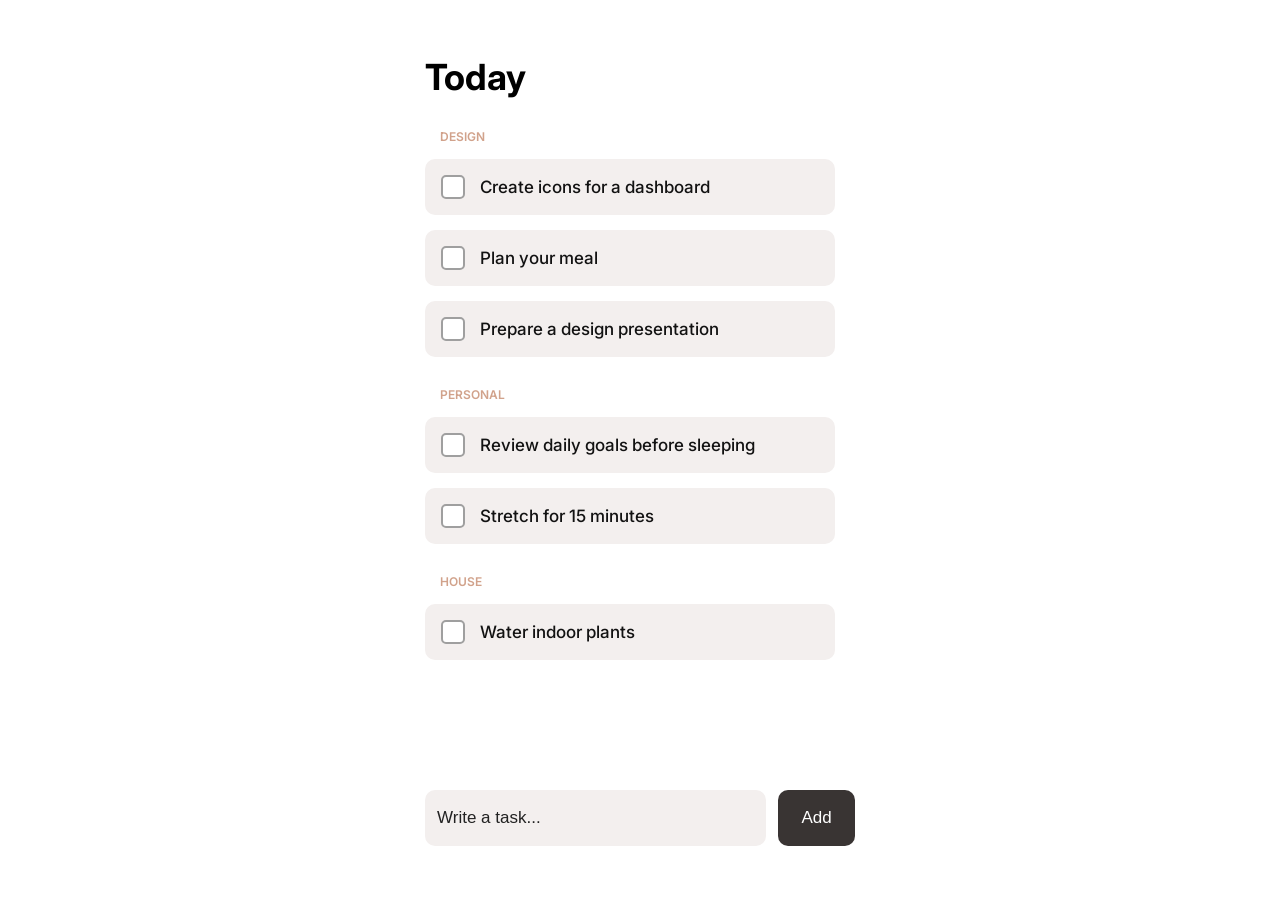
<file: To-Do List/index.html>
<!DOCTYPE html>
<html lang="uk">
<head>
    <meta charset="UTF-8">
    <meta name="viewport" content="width=device-width, initial-scale=1.0">
    <title>To-Do List</title>
    <link href="https://fonts.googleapis.com/css2?family=Inter:wght@500;600;700&display=swap" rel="stylesheet">
    <link rel="stylesheet" href="styles.css">
    <script src="app.js" defer></script>
</head>
<body>
<h1>Today</h1>

<div class="category" data-category="design">
    <h2>Design</h2>
    <div class="task" draggable="true"><input type="checkbox"><span>Create icons for a dashboard</span></div>
    <div class="task" draggable="true"><input type="checkbox"><span>Plan your meal</span></div>
    <div class="task" draggable="true"><input type="checkbox"><span>Prepare a design presentation</span></div>
</div>

<div class="category" data-category="personal">
    <h2>Personal</h2>
    <div class="task" draggable="true"><input type="checkbox"><span>Review daily goals before sleeping</span></div>
    <div class="task" draggable="true"><input type="checkbox"><span>Stretch for 15 minutes</span></div>
</div>

<div class="category" data-category="house">
    <h2>House</h2>
    <div class="task" draggable="true"><input type="checkbox"><span>Water indoor plants</span></div>
</div>

<div class="add-task">
    <input type="text" id="newTask" placeholder="Write a task...">
    <button id="addBtn">Add</button>
</div>

</body>
</html>
</file>
<file: To-Do List/styles.css>
body {
    font-family: 'Inter', sans-serif;
    background-color: #fff;
    margin: 0 auto;
    padding: 20px;
    max-width: 430px;
}

h1 {
    font-size: 36px;
    font-weight: 700;
    margin: 35px 0 0;
}

h2 {
    font-size: 12px;
    font-weight: 600;
    color: #D1A28B;
    text-transform: uppercase;
    margin: 30px 0 0 15px;
}

.category {
    display: flex;
    flex-direction: column;
    gap: 15px;
}

.task {
    width: 386px;
    height: 56px;
    background-color: #F3EFEE;
    border-radius: 10px;
    display: flex;
    align-items: center;
    padding: 0 12px;
    gap: 12px;
    cursor: grab;
    transition: background-color 0.2s, color 0.2s;
}

.task.completed {
    background-color: rgba(243,239,238,0.4);
}

.task.completed span {
    color: rgba(18,18,18,0.4);
}

.task input[type="checkbox"] {
    appearance: none;
    width: 24px;
    height: 24px;
    border: 2px solid #9F9F9F;
    border-radius: 5px;
    background-color: #fff;
    cursor: pointer;
    position: relative;
    display: flex;
    align-items: center;
    justify-content: center;
}

.task input[type="checkbox"]:checked {
    background-color: #9F9F9F;
    border-color: #9F9F9F;
}

.task input[type="checkbox"]:checked::after {
    content: "";
    width: 6px;
    height: 10px;
    border-right: 2px solid #fff;
    border-bottom: 2px solid #fff;
    position: absolute;
    top: 40%;
    left: 50%;
    transform: translate(-50%,-50%) rotate(45deg);
}

.task span {
    font-size: 17px;
    font-weight: 500;
    color: #121212;
}

.add-task {
    display: flex;
    margin-top: 130px;
    gap: 12px;
}

.add-task input {
    flex: 1;
    height: 56px;
    border: none;
    border-radius: 10px;
    padding: 0 12px;
    font-size: 17px;
    font-weight: 500;
    background-color: #F3EFEE;
    color: #222;
    outline: none;
}

.add-task input::placeholder {
    color: #222;
}

.add-task button {
    width: 77px;
    height: 56px;
    background-color: #393433;
    color: #fff;
    border: none;
    border-radius: 10px;
    font-size: 17px;
    cursor: pointer;
}
</file>
